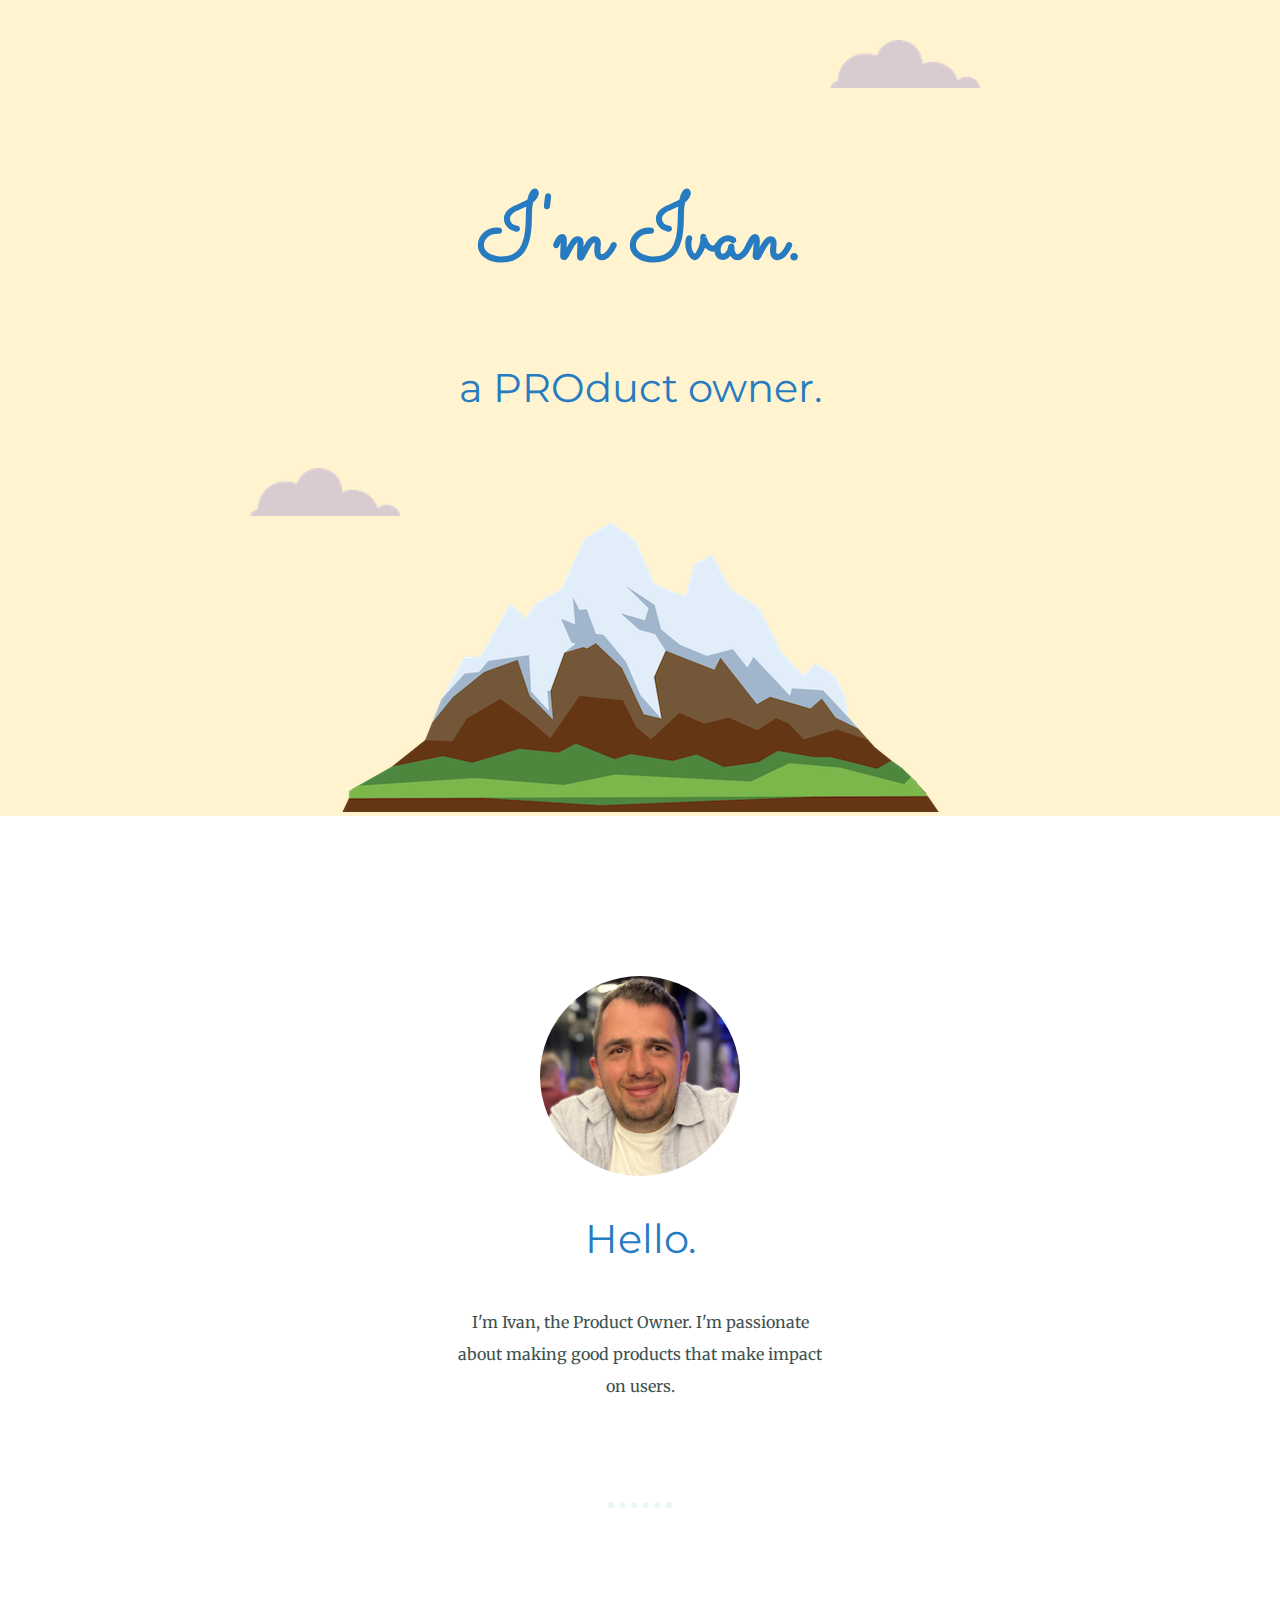
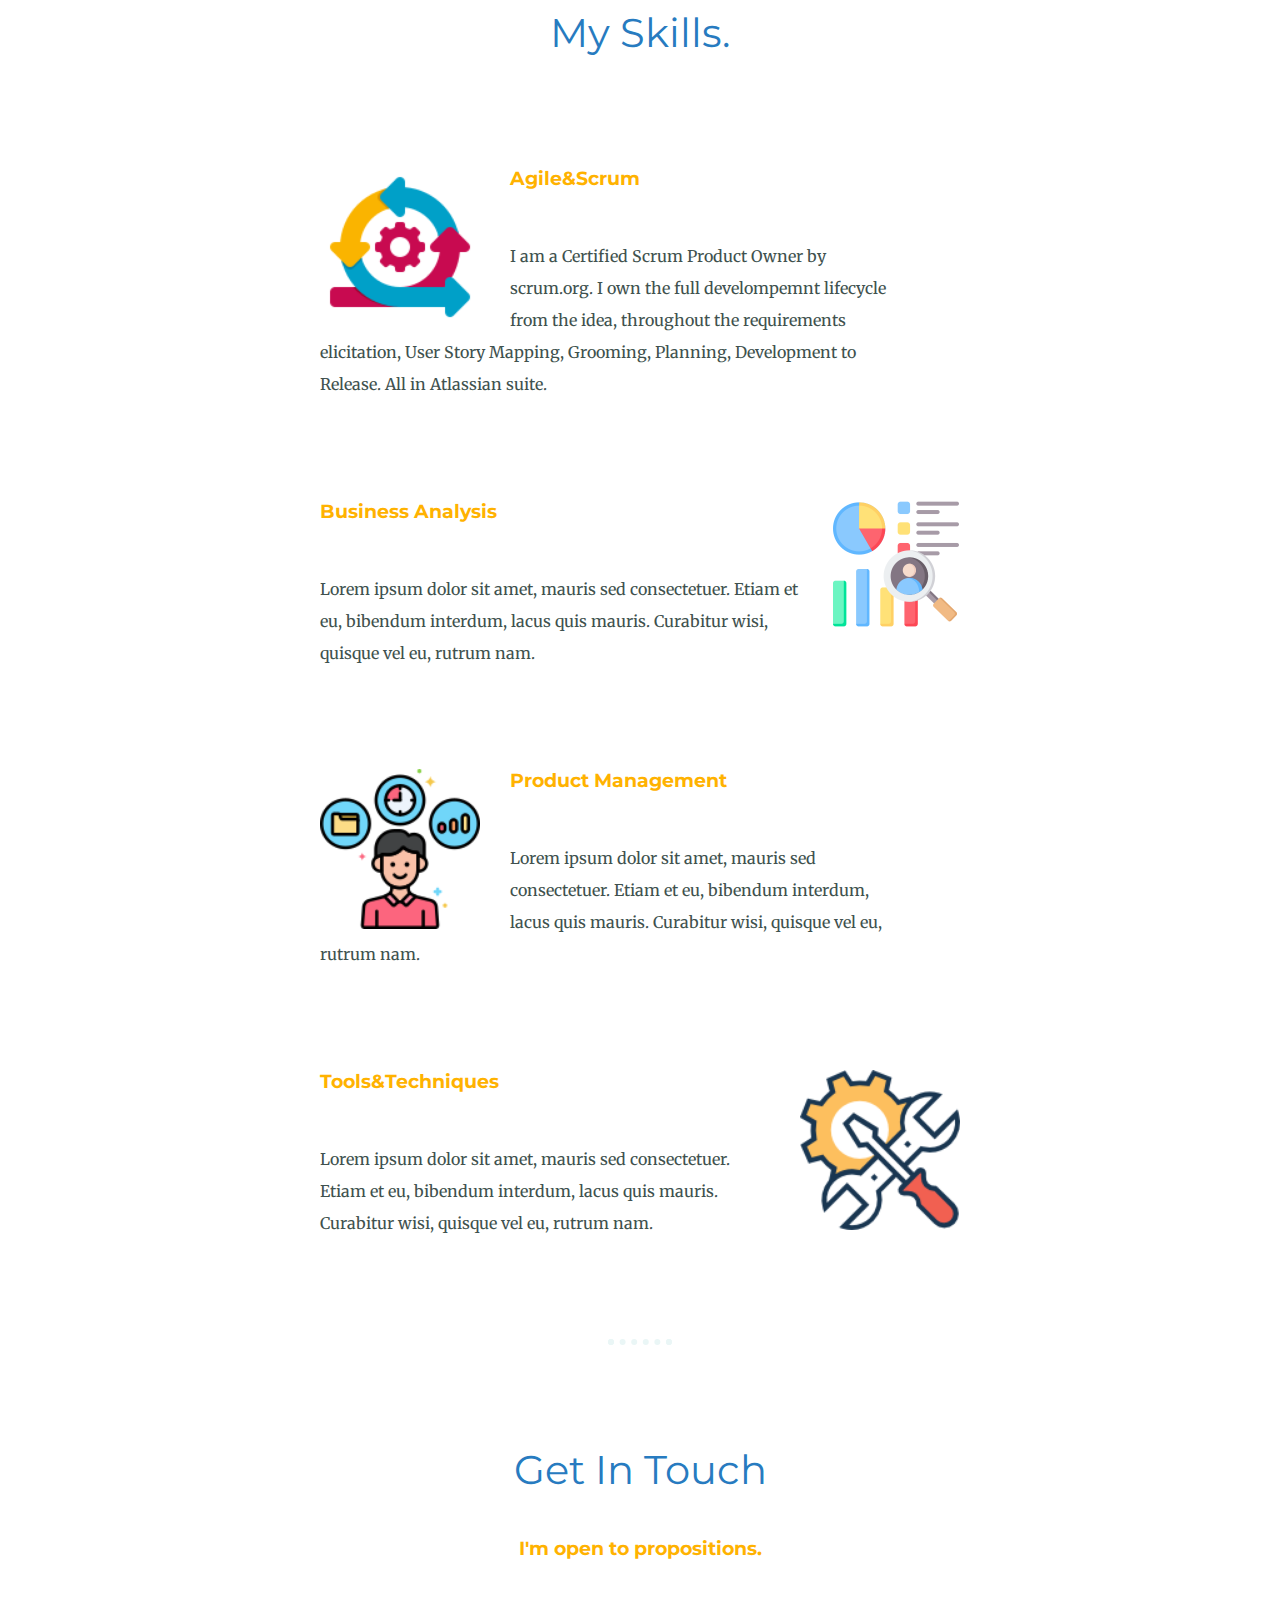
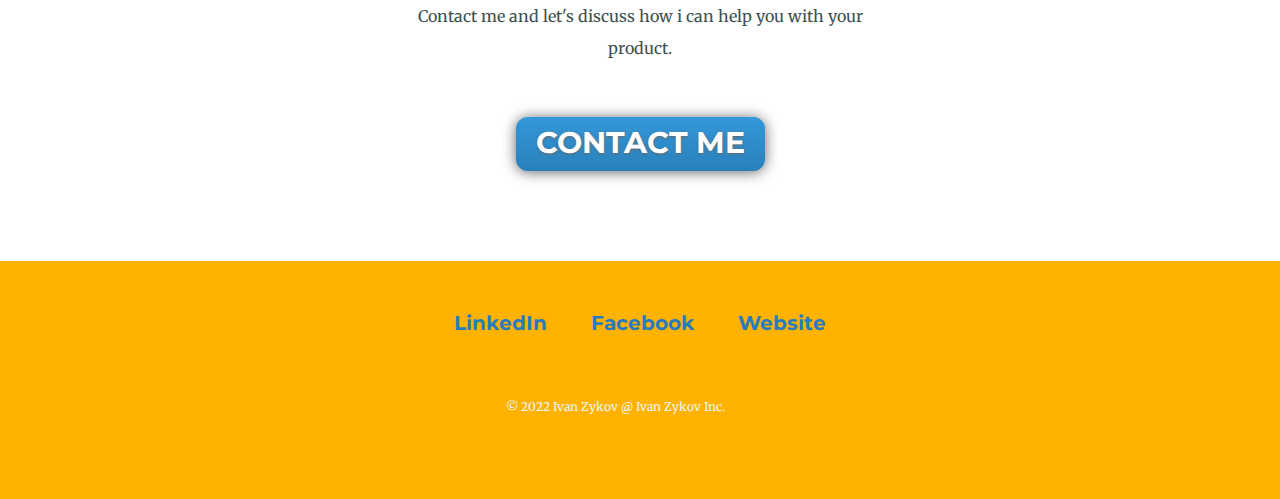
<file: index.html>
<!DOCTYPE html>
<html lang="en" dir="ltr">

<head>
  <meta charset="utf-8">
  <title>Ivan Zykov</title>
  <link rel="stylesheet" href="css/styles.css" />
  <link rel="icon" href="favicon.ico">
  <link rel="preconnect" href="https://fonts.googleapis.com">
  <link rel="preconnect" href="https://fonts.gstatic.com" crossorigin>
  <link href="https://fonts.googleapis.com/css2?family=Merriweather&family=Montserrat&family=Sacramento&display=swap" rel="stylesheet">

</head>

<body>
  <div class="top-container">
    <img class="top-cloud" src="images/cloud.png" alt="cloud-img">
    <h1>I'm Ivan.</h1>
    <h2> a <span class="pro" weight="bold">pro</span>duct owner.</h2>
    <img class="bottom-cloud" src="images/cloud.png" alt="cloud-img">
    <img src="images/mountain.png" alt="mountain-img">
  </div>
  <div class="middle-container">
    <div class="profile">
      <img class="profile-pic" src="images/vano.png" alt="">
      <h2>Hello.</h2>
      <p class="intro">I'm Ivan, the Product Owner. I'm passionate about making good products that make impact on users.</p>
    </div>
    <hr>
    <div class="skills">
      <h2>My Skills.</h2>
      <div class="skill-row">
        <img class="agile-img" src="images/agile.png" alt="agile-img">
        <h3>Agile&Scrum</h3>
        <p class="agile-description">I am a Certified Scrum Product Owner by scrum.org. I own the full develompemnt lifecycle from the idea, throughout the requirements elicitation, User Story Mapping, Grooming, Planning, Development to Release. All in Atlassian suite.</p>
      </div>
      <div class="skill-row">
        <img class="analytics-img" src="images/analytics.png" alt="analytics-img" style="width: 128px;">
        <h3>Business Analysis</h3>
        <p class="analytics-description">Lorem ipsum dolor sit amet, mauris sed consectetuer. Etiam et eu, bibendum interdum, lacus quis mauris. Curabitur wisi, quisque vel eu, rutrum nam.</p>
      </div>
      <div class="skill-row">
        <img class="pm-img" src="images/product-management.png" alt="pm-img">
        <h3>Product Management</h3>
        <p class="pm-description">Lorem ipsum dolor sit amet, mauris sed consectetuer. Etiam et eu, bibendum interdum, lacus quis mauris. Curabitur wisi, quisque vel eu, rutrum nam.</p>
      </div>
      <div class="skill-row">
        <img class="tools-img" src="images/settings.png" alt="tools-img">
        <h3>Tools&Techniques</h3>
        <p class="tools-description">Lorem ipsum dolor sit amet, mauris sed consectetuer. Etiam et eu, bibendum interdum, lacus quis mauris. Curabitur wisi, quisque vel eu, rutrum nam.</p>
      </div>
    </div>
    <hr>
    <div class="contact-me">
      <h2>Get In Touch</h2>
      <h3>I'm open to propositions.</h3>
      <p class="contact-message">Contact me and let's discuss how i can help you with your product.</p>
      <a class="btn" href="mailto:obanawev@gmail.com">CONTACT ME</a>
    </div>
  </div>


  <div class="bottom-container">
    <a class="footer-link" href="https://www.linkedin.com/in/ivan-zykov-913bab21/">LinkedIn</a>
    <a class="footer-link" href="https://www.facebook.com/ivan.zykov.520/">Facebook</a>
    <a class="footer-link" href="https://www.google.com">Website</a>
    <p class="copyright">© 2022 Ivan Zykov @ Ivan Zykov Inc. </p>
  </div>


</body>

</html>
</file>
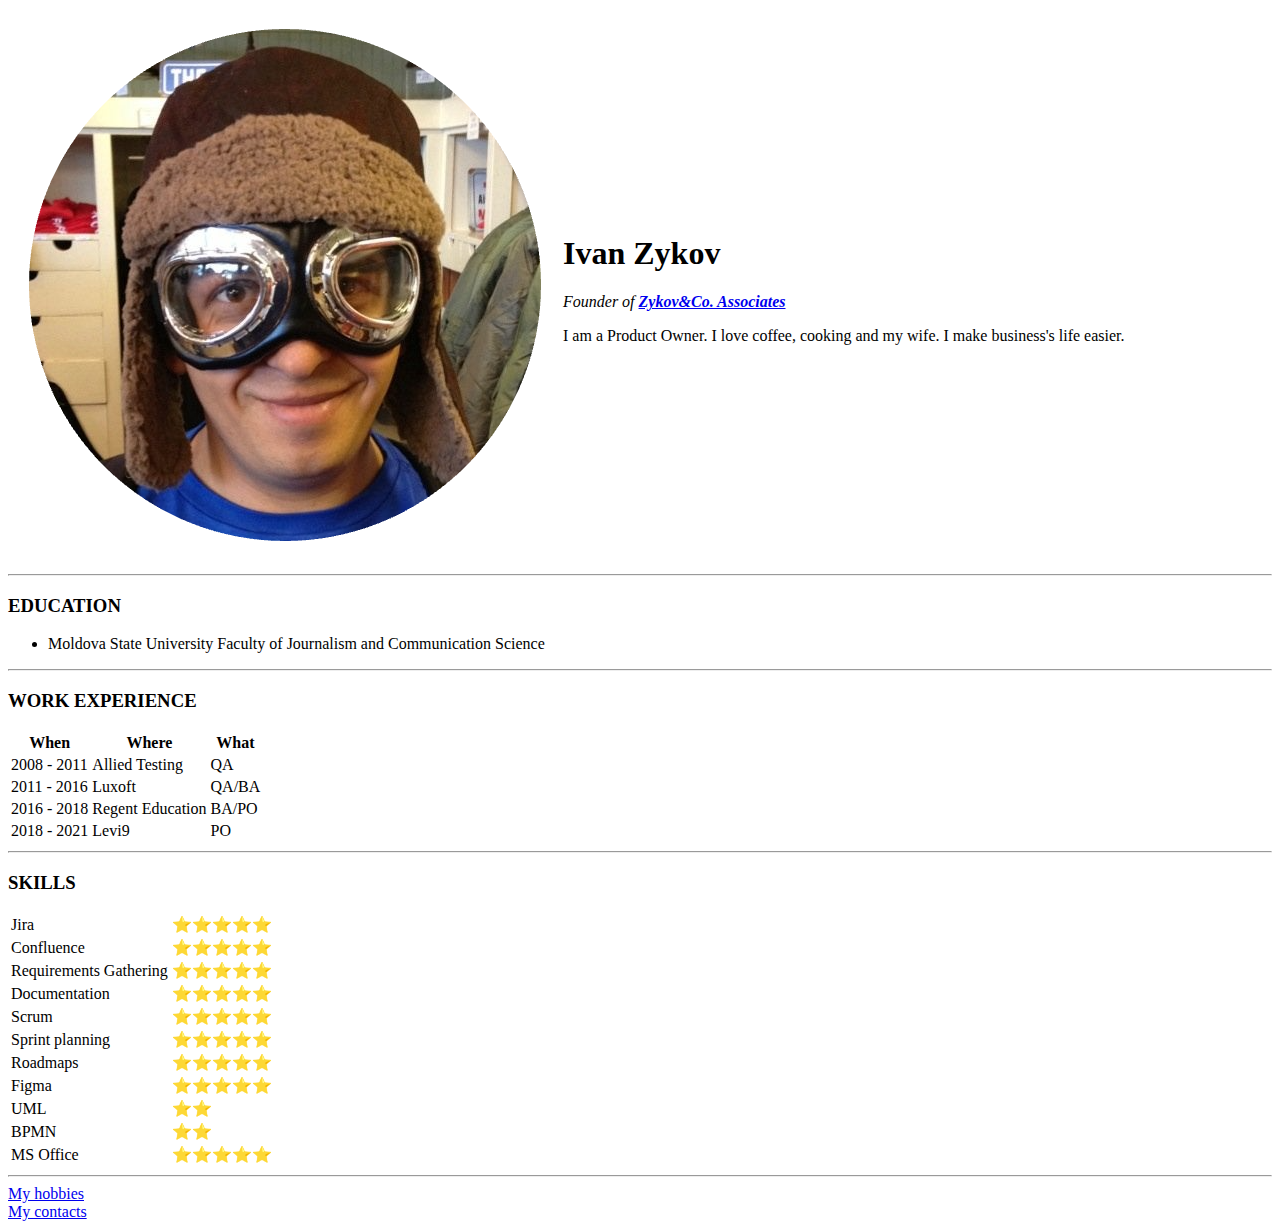
<file: HTML Personal Site/index.html>
<!DOCTYPE html>
<html lang="en" dir="ltr">

<head>
  <meta charset="utf-8">
  <title>Ivan's Personal Site</title>
</head>

<body>
  <table cellspacing="20">
    <tr>
      <td><img src="vano.png" alt="This is me"></td>
      <td> <h1>Ivan Zykov </h1>
      <em>
        <p>Founder of <a href="https://ivanzykov.com"><strong>Zykov&Co. Associates</strong></a></p>
      </em>
      <p>I am a Product Owner. I love coffee, cooking and my wife. I make business's life easier. </p></td>
    </tr>
  </table>


  <hr>
  <h3>EDUCATION</h3>
  <p> <ul>
    <li>Moldova State University Faculty of Journalism and Communication Science</li>

  </ul></p>
  <hr>
  <h3>WORK EXPERIENCE</h3>
  <table>
    <thead>
      <tr>
        <th>When</th>
        <th>Where</th>
        <th>What</th>
      </tr>
    </thead>
        <tr>
          <td>2008 - 2011</td>
          <td>Allied Testing</td>
          <td>QA</td>
        </tr>
        <tr>
          <td>2011 - 2016</td>
          <td>Luxoft</td>
          <td>QA/BA</td>
        </tr>
        <tr>
          <td>2016 - 2018</td>
          <td>Regent Education</td>
          <td>BA/PO</td>
        </tr>
        <tr>
          <td>2018 - 2021</td>
          <td>Levi9</td>
          <td>PO</td>
        </tr>
  </table>
  <hr>
  <h3>SKILLS</h3>

<table>
        <tr>
          <td>Jira</td>
          <td>⭐⭐⭐⭐⭐</td>
        </tr>
        <tr>
          <td>Confluence</td>
          <td>⭐⭐⭐⭐⭐</td>
        </tr>
        <tr>
          <td>Requirements Gathering</td>
          <td>⭐⭐⭐⭐⭐</td>
        </tr>
        <tr>
          <td>Documentation</td>
          <td>⭐⭐⭐⭐⭐</td>
        </tr>
        <tr>
          <td>Scrum</td>
          <td>⭐⭐⭐⭐⭐</td>
        </tr>

          <tr>
            <td>Sprint planning</td>
            <td>⭐⭐⭐⭐⭐</td>
          </tr>
          <tr>
            <td>Roadmaps</td>
            <td>⭐⭐⭐⭐⭐</td>
          </tr>
          <tr>
            <td>Figma</td>
            <td>⭐⭐⭐⭐⭐</td>
          </tr>
          <tr>
            <td>UML</td>
            <td>⭐⭐</td>
          </tr>
          <tr>
            <td>BPMN</td>
            <td>⭐⭐</td>
          </tr>
          <tr>
            <td>MS Office</td>
            <td>⭐⭐⭐⭐⭐</td>
          </tr>



</table>



  <hr>
  <a href="hobbies.html">My hobbies</a>
  <br>
  <a href="contacts.html">My contacts</a>
</body>

</html>
</file>
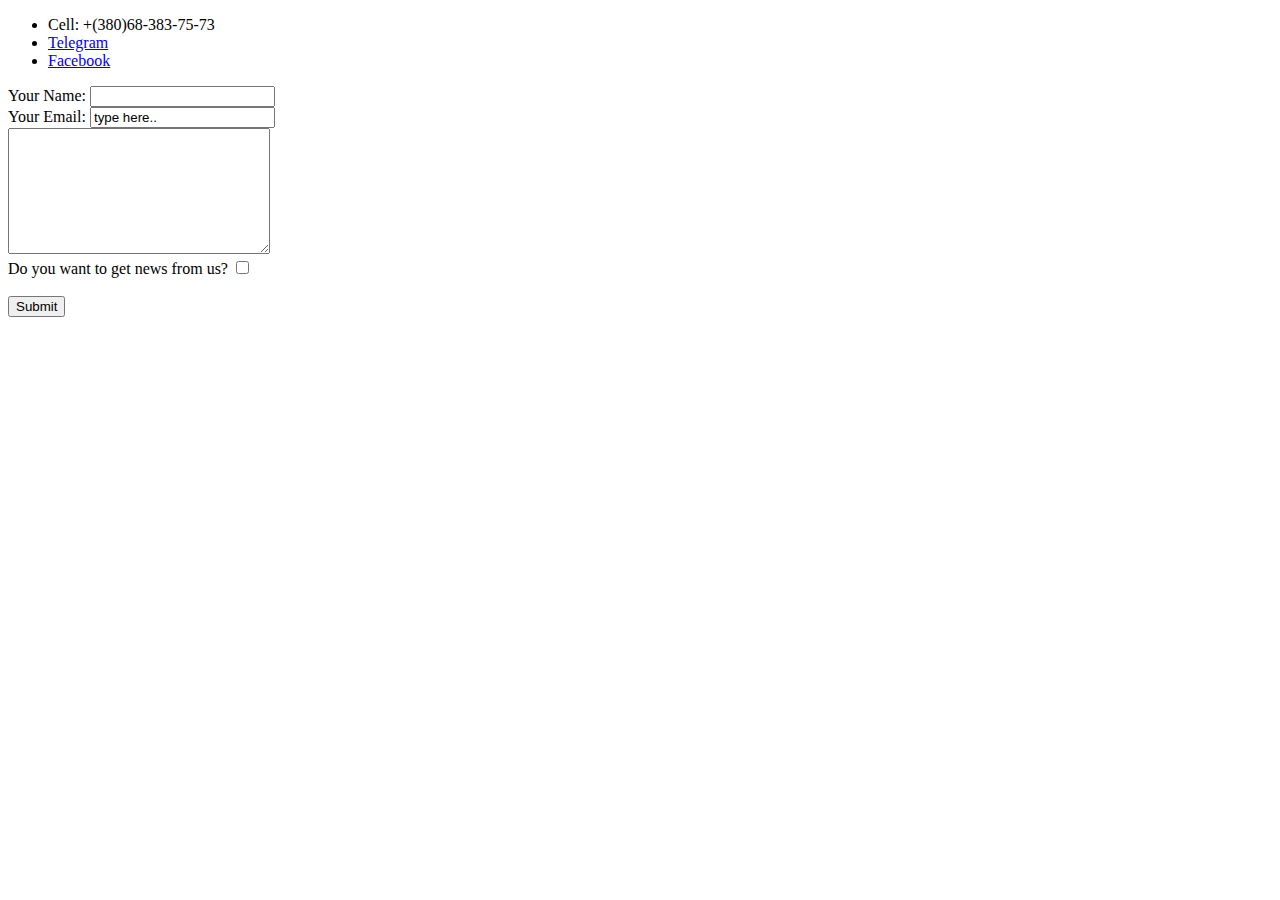
<file: contacts.html>
<!DOCTYPE html>
<html lang="en" dir="ltr">
  <head>
    <meta charset="utf-8">
    <title>Contacts</title>
  </head>
  <body>
    <ul>
      <li>Cell: +(380)68-383-75-73</li>
      <li><a href="https://t.me/obanawev">Telegram</a></li>
      <li><a href="https://facebook.com">Facebook</a></li>
    </ul>

    <form action="mailto:obanawev@gmail.com?subject=feedback" method="post" enctype="text/plain">
      <label >Your Name:</label>
      <input type="text" name="Name" value=""><br>
<label>Your Email:</label>
      <input type="email" name="email" value="type here.."><br>
      <label Your message:></label>
      <textarea name="name" rows="8" cols="30"></textarea><br>

      <label>Do you want to get news from us?</label>
      <input type="checkbox" name="" value=""><br><br>

      <input type="submit" name="" value="Submit">


    </form>

  </body>
</html>
</file>
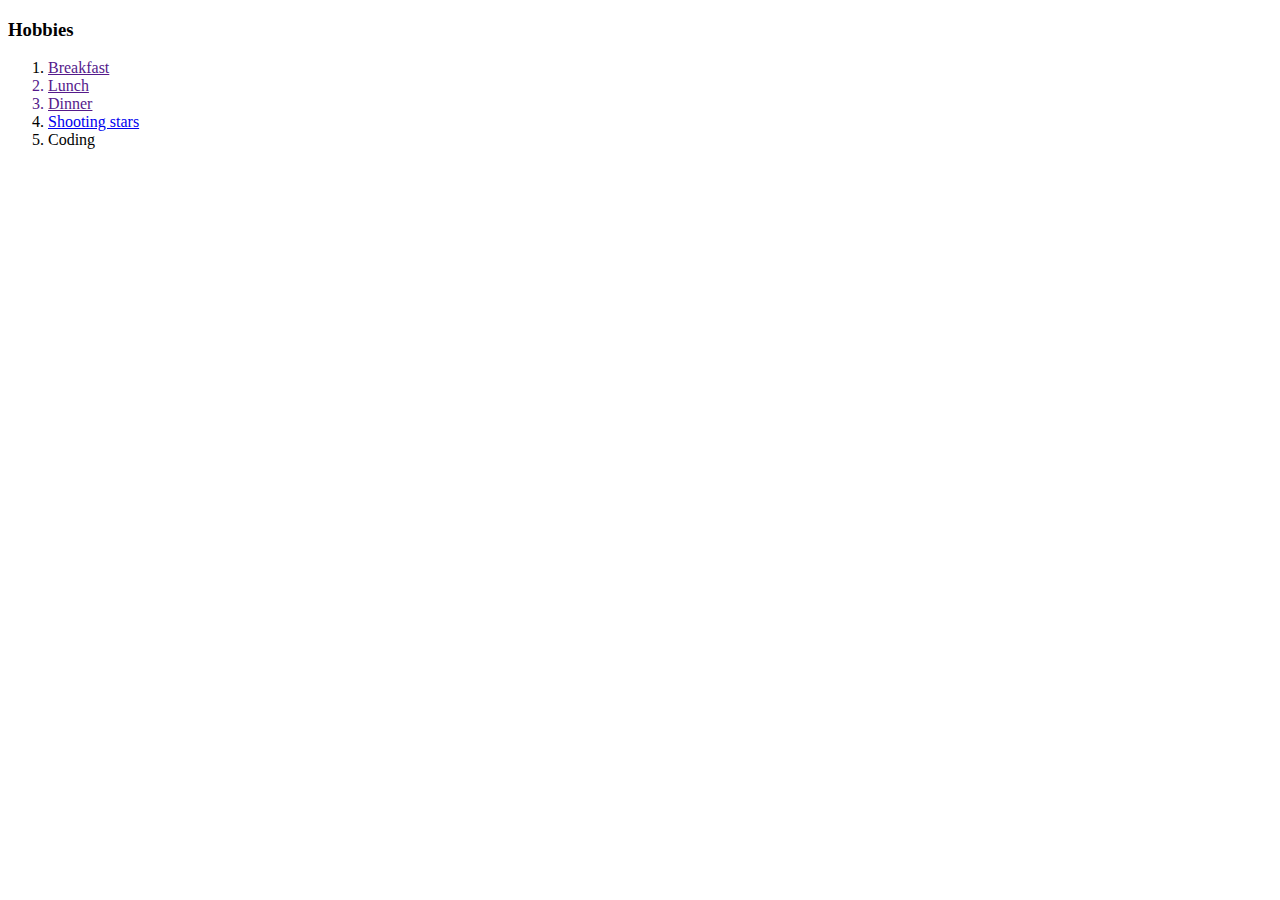
<file: hobbies.html>
<!DOCTYPE html>
<html lang="en" dir="ltr">
  <head>
    <meta charset="utf-8">
    <title>Hobbies</title>
  </head>
  <body>
    <h3>Hobbies</h3>
    <ol>
      <li><a href="" Cooking
        <li>Breakfast</li>
        <li>Lunch</li>
        <li>Dinner</li>
      </li>
      <li> <a href="https://www.google.com/search?q=astrophotography&oq=astropoho&aqs=chrome.1.69i57j0i13l9.3898j0j7&sourceid=chrome&ie=UTF-8">Shooting stars</a></li>
      <li>Coding</li>
    </ol>
  </body>
</html>
</file>
<file: css/styles.css>
/* body {
  background-color: blue;
} */


body {
  color: #40514E;
    margin: 0;
    text-align: center;
    font-family: 'Merriweather', serif;
}



p {
  margin: 50px;
  line-height: 2;
  margin-left: 0;
}

a {
  color: #277BC0;
  font-family: 'Montserrat', sans-serif;
  font-weight: bold;
  font-size: 1.25rem;
  margin: 10px 20px;
  text-decoration: none;
}

a:hover {
  color: #eaf6f6;

}

h1 {
  font-size: 5.625rem;
  margin: 50px auto 0 auto;
  margin-top: 50px;
  font-family: 'Sacramento', cursive;
  color: #277BC0;
  line-height: 2;
}

h2 {
  font-size: 2.5rem;
  font-family: 'Montserrat', sans-serif;
  color: #277BC0;
  font-weight: normal;
  padding-bottom: 10px;
}

h3 {
  font-family: 'Montserrat', sans-serif;
  color: #FFB200;
}

hr {
   border: dotted #EAF6F6 6px;
   border-bottom: none;
   width: 4%;
   margin: 100px auto;
}

/* div {
  background-color: #FFF4CF;
  width: 100%;
  height: 100px;
} */

.profile-pic {
  width: 200px;
  height: 200px;
  border-radius: 100%;
  margin-top: 60px;
}

.top-container{

  background-color: #FFF4CF;
  position: relative;
  padding-top: 100px;
}

.middle-container{
  margin: 100px 0;
}



.pro {
  text-transform: uppercase;
}

.intro {
  width: 30%;
  margin: auto;
}

.top-cloud {
  position: absolute;
  top: 40px;
  right: 300px;
}

.bottom-cloud{
  position: absolute;
  left: 250px;
  bottom: 300px;
}

.skill-row {
  width: 50%;
  margin: 100px auto 100px auto;
  text-align: left;
}

.agile-img {
  width: 25%;
  float: left;
  margin-right: 30px;
}

.analytics-img{
  width: 25%;
  float: right;
  margin-left: 30px;
}

.pm-img{
  width: 25%;
  float: left;
  margin-right: 30px;
}

.tools-img {
  width: 25%;
  float: right;
  margin-left: 30px;
}

.contact-message {
  width: 40%;
  margin:  40px auto 60px;
}


.btn {
  background: #3498db;
  background-image: -webkit-linear-gradient(top, #3498db, #2980b9);
  background-image: -moz-linear-gradient(top, #3498db, #2980b9);
  background-image: -ms-linear-gradient(top, #3498db, #2980b9);
  background-image: -o-linear-gradient(top, #3498db, #2980b9);
  background-image: linear-gradient(to bottom, #3498db, #2980b9);
  -webkit-border-radius: 12;
  -moz-border-radius: 12;
  border-radius: 12px;
  text-shadow: 0px 1px 3px #666666;
  -webkit-box-shadow: 0px 1px 14px #666666;
  -moz-box-shadow: 0px 1px 14px #666666;
  box-shadow: 0px 1px 14px #666666;
  font-family: 'Montserrat', serif;
  color: #ffffff;
  font-size: 30px;
  padding: 7px 20px 10px 20px;
  text-decoration: none;
  margin-top: 100px;
}

.btn:hover {
  background: #3cb0fd;
  background-image: -webkit-linear-gradient(top, #3cb0fd, #3498db);
  background-image: -moz-linear-gradient(top, #3cb0fd, #3498db);
  background-image: -ms-linear-gradient(top, #3cb0fd, #3498db);
  background-image: -o-linear-gradient(top, #3cb0fd, #3498db);
  background-image: linear-gradient(to bottom, #3cb0fd, #3498db);
  text-decoration: none;
}

.bottom-container{
  background-color: #FFB200;
  padding: 50px 0 20px;
}

.copyright {
  color: #eaf6f6;
  font-size: 0.75rem;
  padding: 10px 0;
}
</file>
